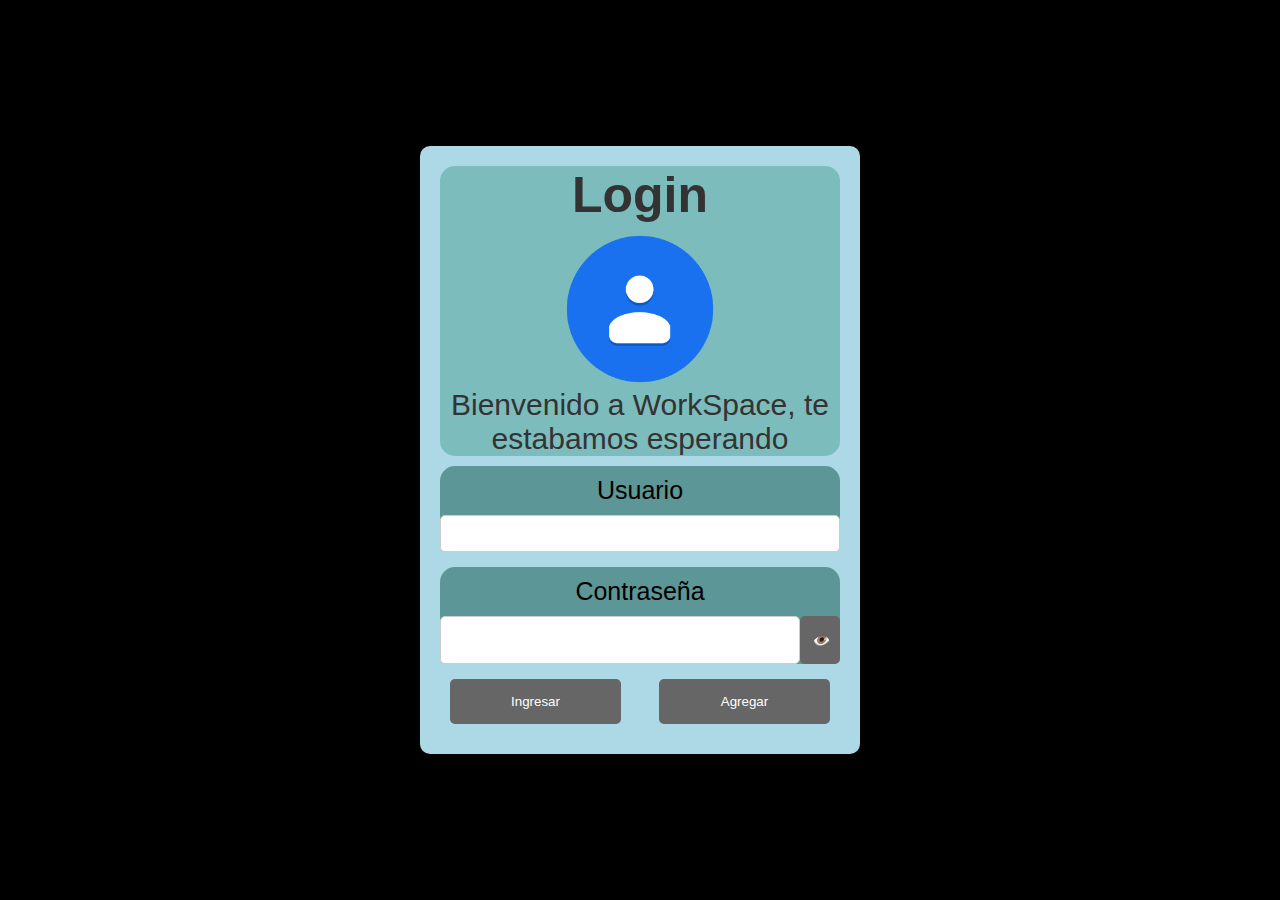
<file: index.html>
<!DOCTYPE html>
<html lang="en">

<head>
    <meta charset="UTF-8">
    <meta name="viewport" content="width=device-width, initial-scale=1.0">
    <title>Index</title>
    <link rel="stylesheet" href="./src/css/styles.css">
</head>

<body>

    <div class="container">
        <div class="card">
            <div class="card-body">
                <form class="form">
                    <div class="head">
                        <h3>Login</h3>
                        <img src="./src/img/login.webp" alt="150vh" width="150vh" /><br>
                        <label>Bienvenido a WorkSpace, te estabamos esperando</label>
                    </div>
                    <div class="campus">
                        <label>Usuario</label>
                        <input type="text" name="txtUser" id="txtUser" class="form-control">
                    </div>
                    <div class="campus">
                        <label>Contraseña</label>
                        <div class="input-group">
                            <div class="form-pass">
                                <input type="password" name="txtPass" id="txtPass" class="form-control">
                                <button type="button" id="togglePass" class="btn btn-outline-secondary">
                                    <i id="eyeIcon" class="far fa-eye">👁️</i>
                                </button>
                            </div>
                        </div>
                    </div>
                    <div class="form-btn">
                        <input type="button" id="btnIngrsar" value="Ingresar" class="btn btn-dark btn-block" onclick="start()">
                        <input type="button" id="btnAgregar" value="Agregar" class="btn btn-dark btn-block">
                    </div>
                </form>
            </div>
        </div>
    </div>
    <script>
        const togglePass = document.getElementById('togglePass');
        const txtPass = document.getElementById('txtPass');
        const eyeIcon = document.getElementById('eyeIcon');

        togglePass.addEventListener('click', function () {
            if (txtPass.type === 'password') {
                txtPass.type = 'text';
                eyeIcon.classList.remove('far', 'fa-eye');
                eyeIcon.classList.add('far', 'fa-eye-slash');
            } else {
                txtPass.type = 'password';
                eyeIcon.classList.remove('far', 'fa-eye-slash');
                eyeIcon.classList.add('far', 'fa-eye');
            }
        });
    </script>
    <script src="./src/js/main.js"></script>
</body>

</html>
</file>
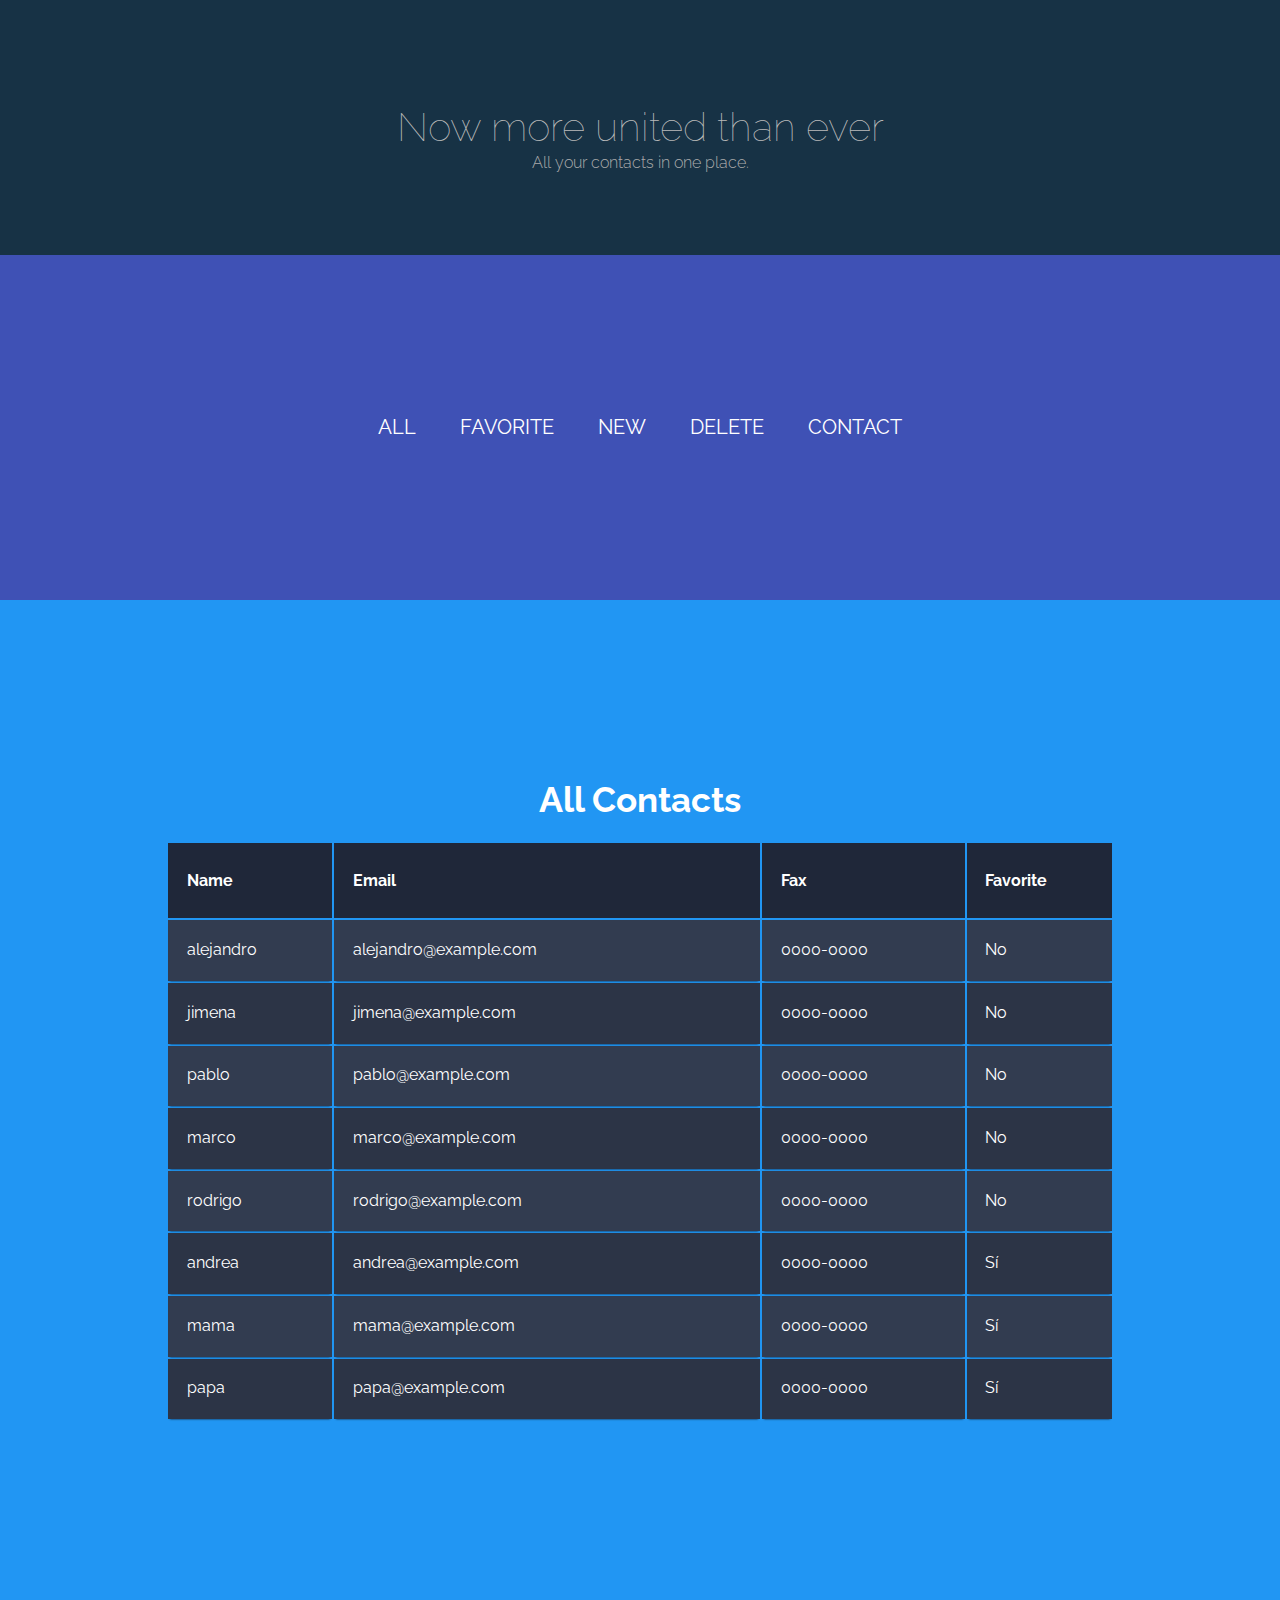
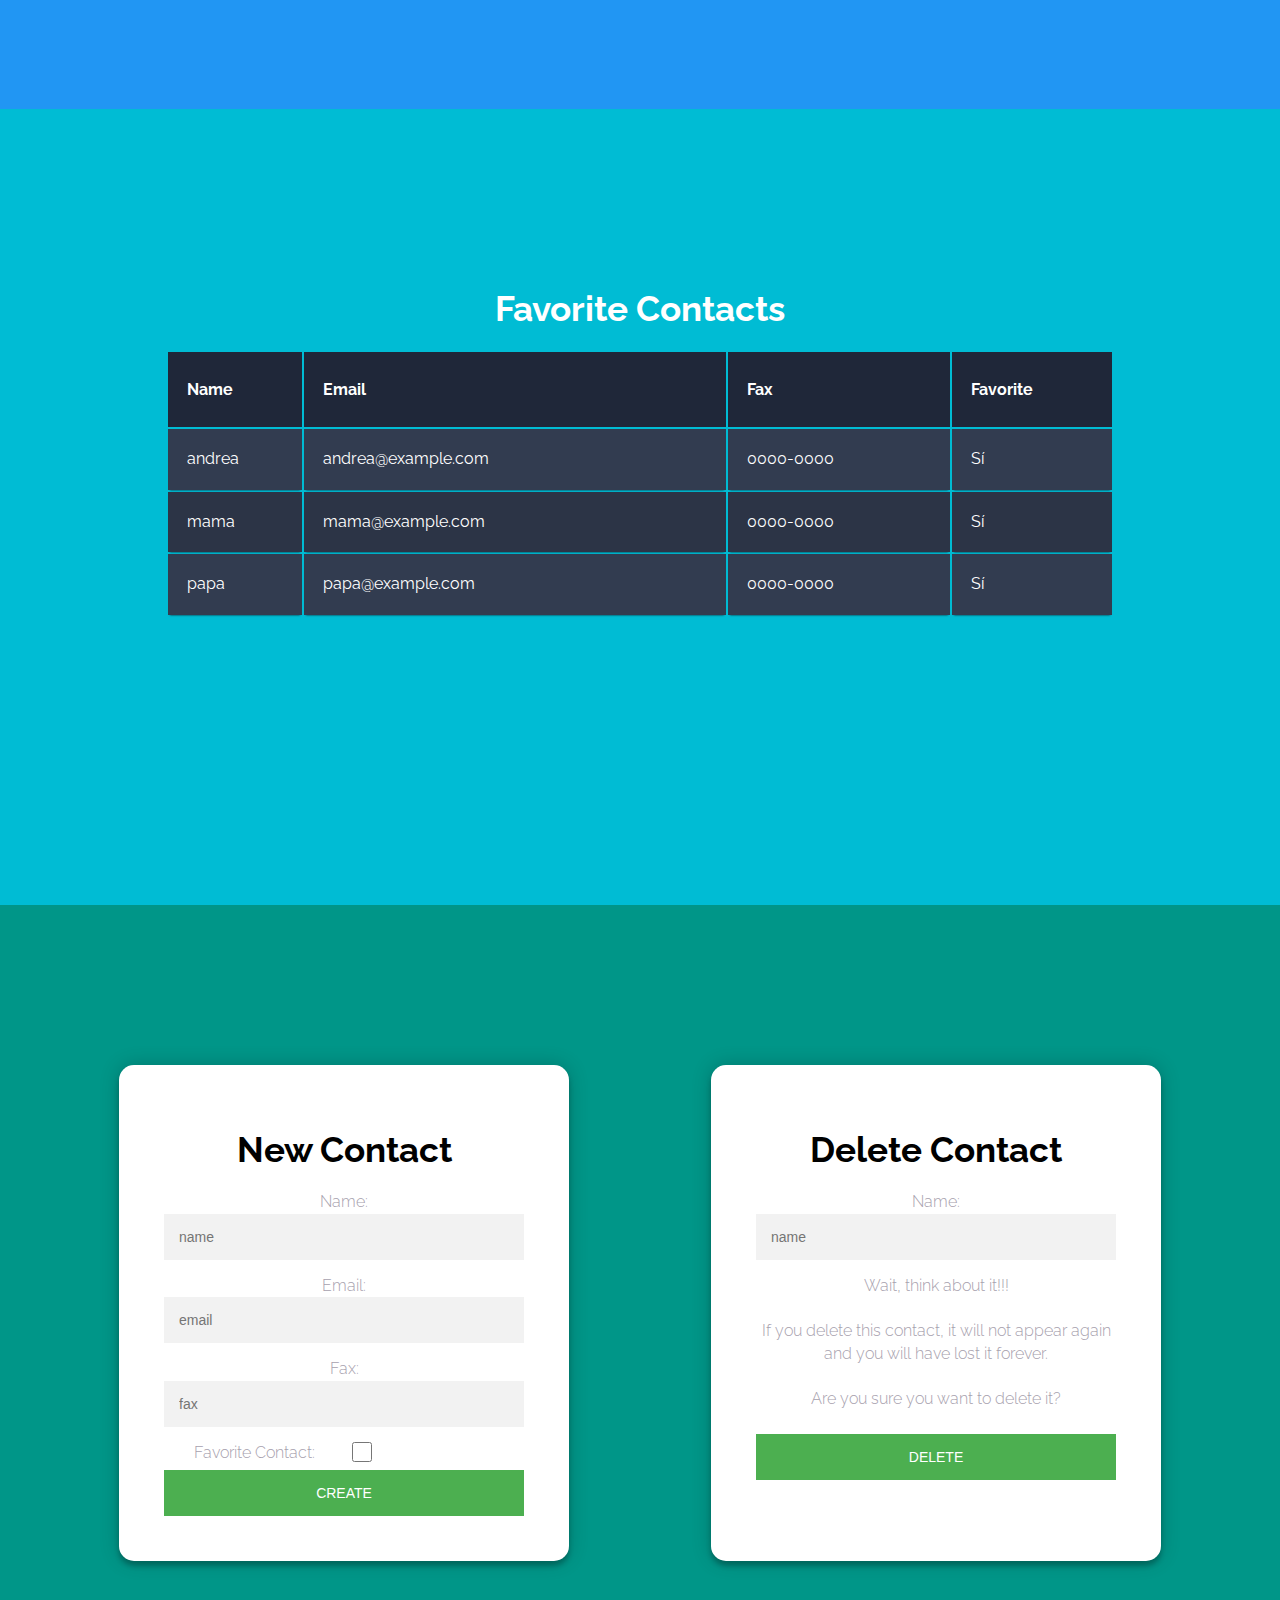
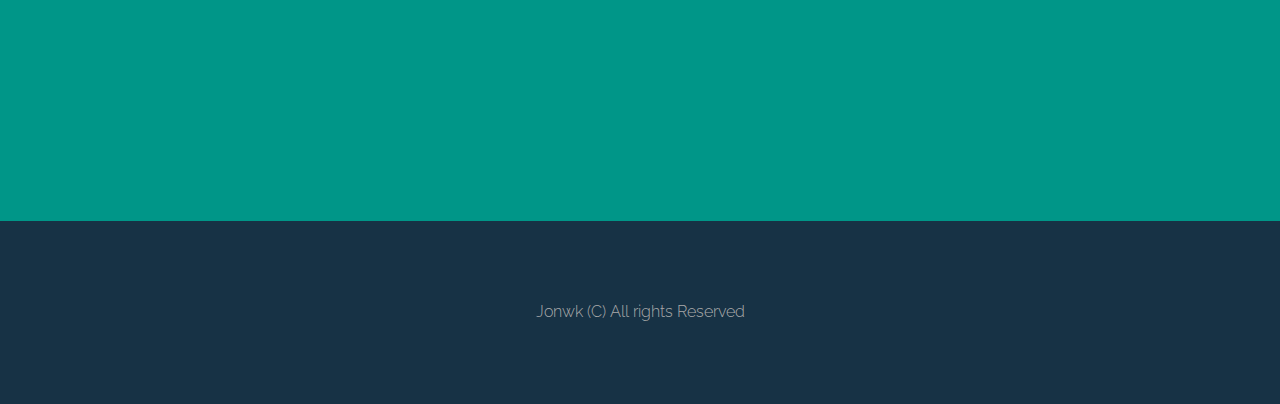
<file: src/html/contactos.html>
<!DOCTYPE html>
<html lang="en">
<head>
    <meta charset="UTF-8">
    <meta name="viewport" content="width=device-width, initial-scale=1.0">
    <link rel="stylesheet" href="./../css/contactos.css">
    
    <title>Contact Page</title>
</head>
<body>
    <header>
    <h1>Now more united than ever</h1>
    <span>All your contacts in one place.</span>
    </header>

    <div class="container indigo topBotomBordersIn">
    <a href="#All">ALL</a>
    <a href="#Favorite">FAVORITE</a>
    <a href="#New-Delete">NEW</a>
    <a href="#New-Delete">DELETE</a>
    <a href="#Contact">CONTACT</a>
    </div>

    <section id="All">
    <div class="container blue all">
        <h2>All Contacts</h2>
        <table class="table-container">
            <thead>
                <tr>
                  <th><h1>Name</h1></th>
                  <th><h1>Email</h1></th>
                  <th><h1>Fax</h1></th>
                  <th><h1>Favorite</h1></th>
                </tr>
            </thead>
            <tbody>
            </tbody>
        </table>        
    </div>
    </section>

    <section id="Favorite">
    <div class="container cyan favorite">
        <h2>Favorite Contacts</h2>
        <table class="table-container favorite">
            <thead>
                <tr>
                  <th><h1>Name</h1></th>
                  <th><h1>Email</h1></th>
                  <th><h1>Fax</h1></th>
                  <th><h1>Favorite</h1></th>
                </tr>
            </thead>
            <tbody>
            </tbody>
        </table>    
    </div>
    </section>

    <section id="New-Delete">
        <div class="container teal">
            <div class="form">
                <h2>New Contact</h2>
                <form class="login-form">
                    <label for="name">Name:</label>
                    <input type="text" id="name" name="name" placeholder="name" required>
                    <label for="email">Email:</label>
                    <input type="email" id="email" name="email" placeholder="email" required>
                    <label for="message">Fax:</label>
                    <input type="number" id="fax" name="fax" placeholder="fax" required>
                    <div class="check">
                        <label for="favoriteContact">Favorite Contact:</label>
                        <input type="checkbox" id="favoriteContact" name="favoriteContact">
                    </div>
                    <button type="submit" onclick="crearContacto()">Create</button>
                </form>
            </div>

            <div class="form">
                <h2>Delete Contact</h2>
                <form class="login-form">
                    <label for="name">Name:</label>
                    <input type="text" id="nameDelete" name="nameDelete" placeholder="name" required>
                    <label>
                        Wait, think about it!!!
                        <br>
                        <br>If you delete this contact, it will not appear again and you will have lost it forever.
                        <br>
                        <br>Are you sure you want to delete it?
                        <br>
                        <br>
                    </label>
                    <button onclick="eliminarContacto()">Delete</button>
                </form>
            </div>
        </div>
    </section>

    <footer>
    <section id="Contact">
        <span>Jonwk (C) All rights Reserved</span>
    </section>
    </footer>
    <script src="./../js/contactos.js"></script>
</body>
</html>
</file>
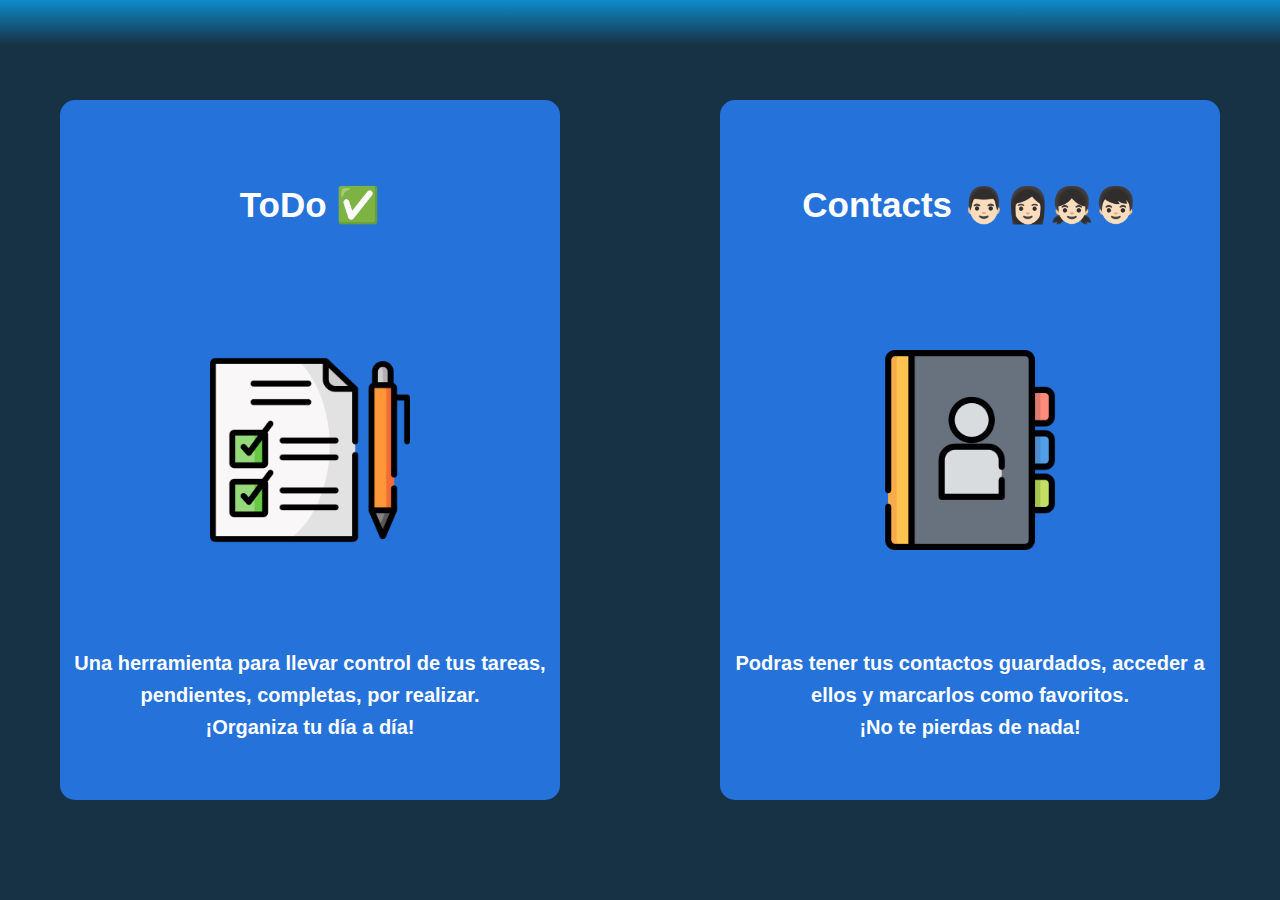
<file: src/html/menu.html>
<!DOCTYPE html>
<html lang="en">
<head>
    <meta charset="UTF-8">
    <meta name="viewport" content="width=device-width, initial-scale=1.0">
    <link rel="stylesheet" href="./../css/menu.css">
    <title>Document</title>
</head>
<body>
    
    <div class="otros">
        <section id="secToDo" onclick="goToDo()">
            <div class="cont-otros">
                <div class="card-otros">
                    <h1>ToDo ✅</h1>
                    <img src="./../img/toDo.png" alt="" width="200vh" height="200vh">
                    
                    <h3>Una herramienta para llevar control de tus tareas, pendientes, completas, por realizar.
                        <br>¡Organiza tu día a día!</h3>
                    </h3>
                </div>
            </div>
        </section>

        <section id="secContacts" onclick="goContacts()">
            <div class="cont-otros">
                <div class="card-otros">
                    <h1>Contacts 👨🏻‍👩🏻‍👧🏻‍👦🏻</h1>
                    <img src="./../img/contacts.png" alt="" width="200vh" height="200vh">
                    
                    <h3>Podras tener tus contactos guardados, acceder a ellos y marcarlos como favoritos.
                        <br>¡No te pierdas de nada!</h3>
                    </h3>
                </div>
            </div>
        </section>
    </div>

    <script>
        function goContacts() {
            alert("Por motivos de POLITICA DE MISMO ORIGEN. No se puede acceder a la pagina de Contacts desde el menu, por favor acceda a la pagina de contactos desde navbar.");
        }

        function goToDo() {
            alert("Por motivos de POLITICA DE MISMO ORIGEN. No se puede acceder a la pagina de ToDo desde el menu, por favor acceda a la pagina de ToDo desde navbar.");
        }
    </script>
</body>
</html>
</file>
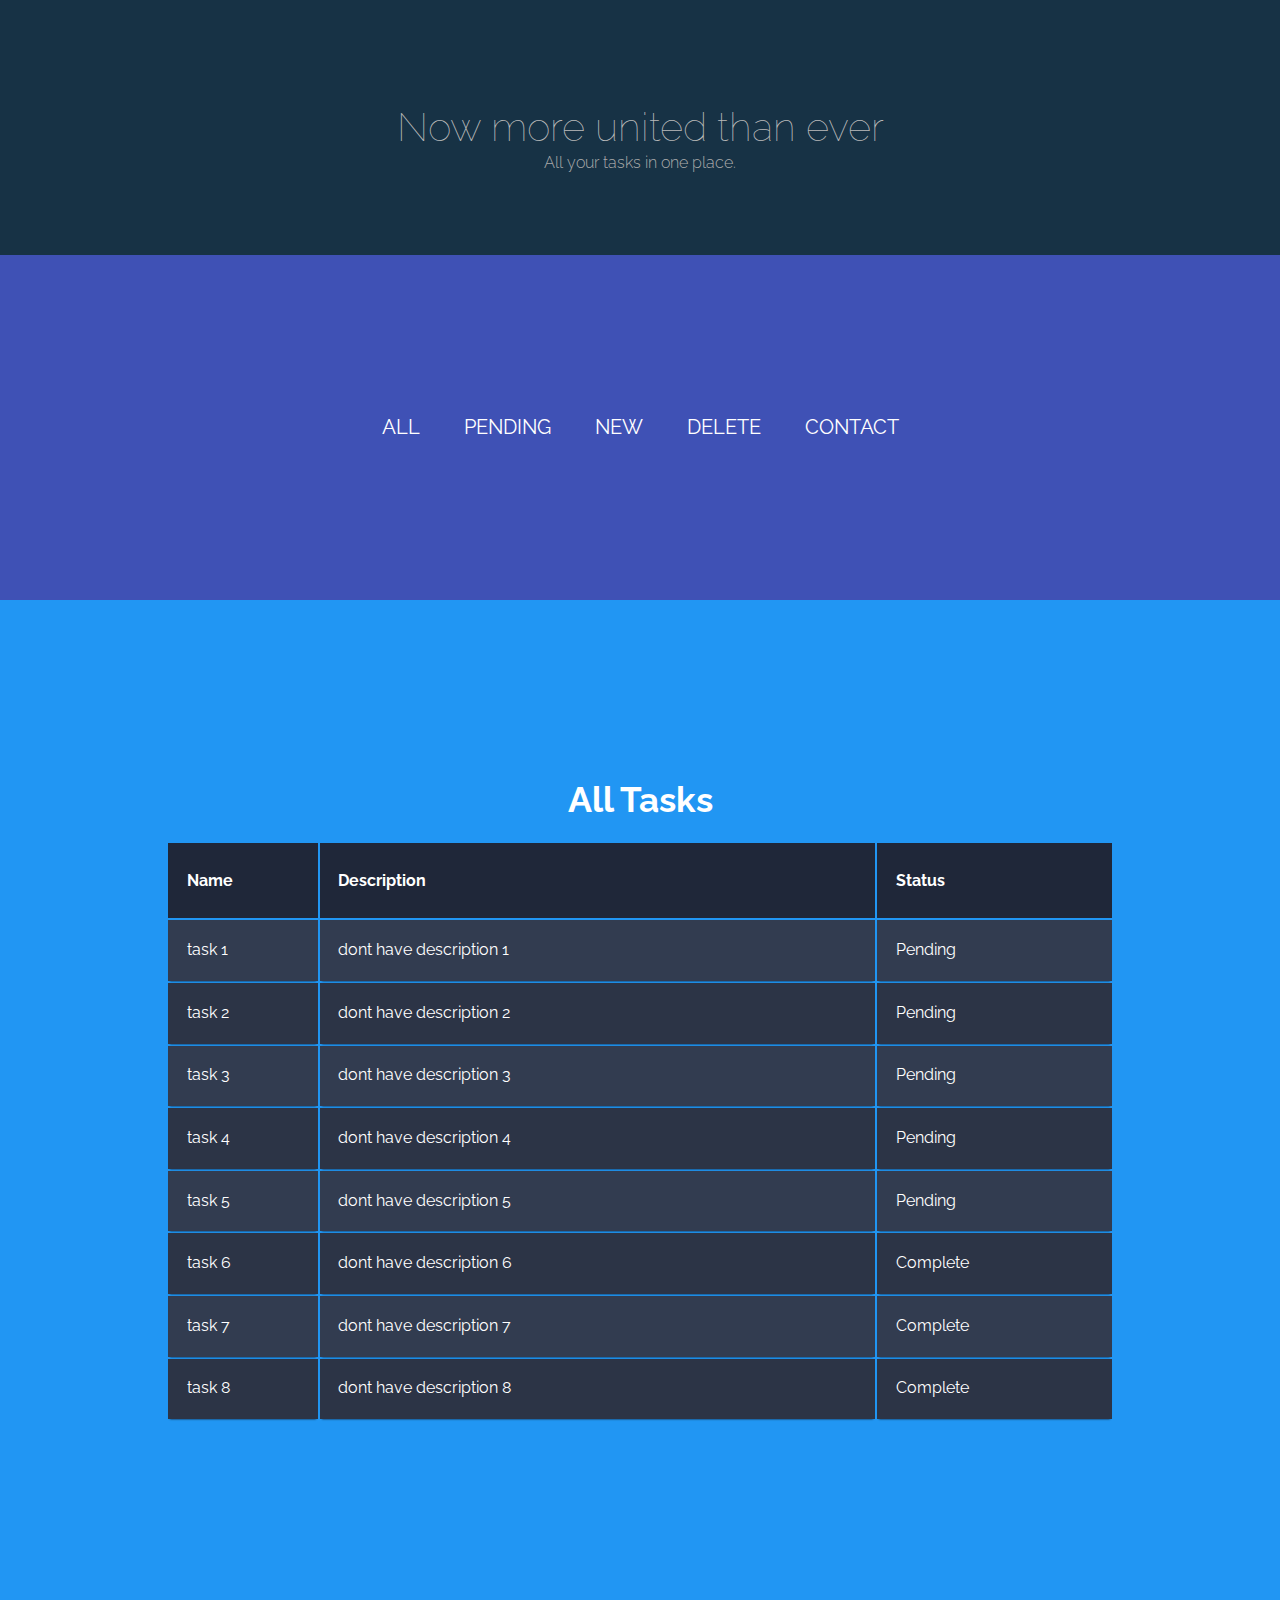
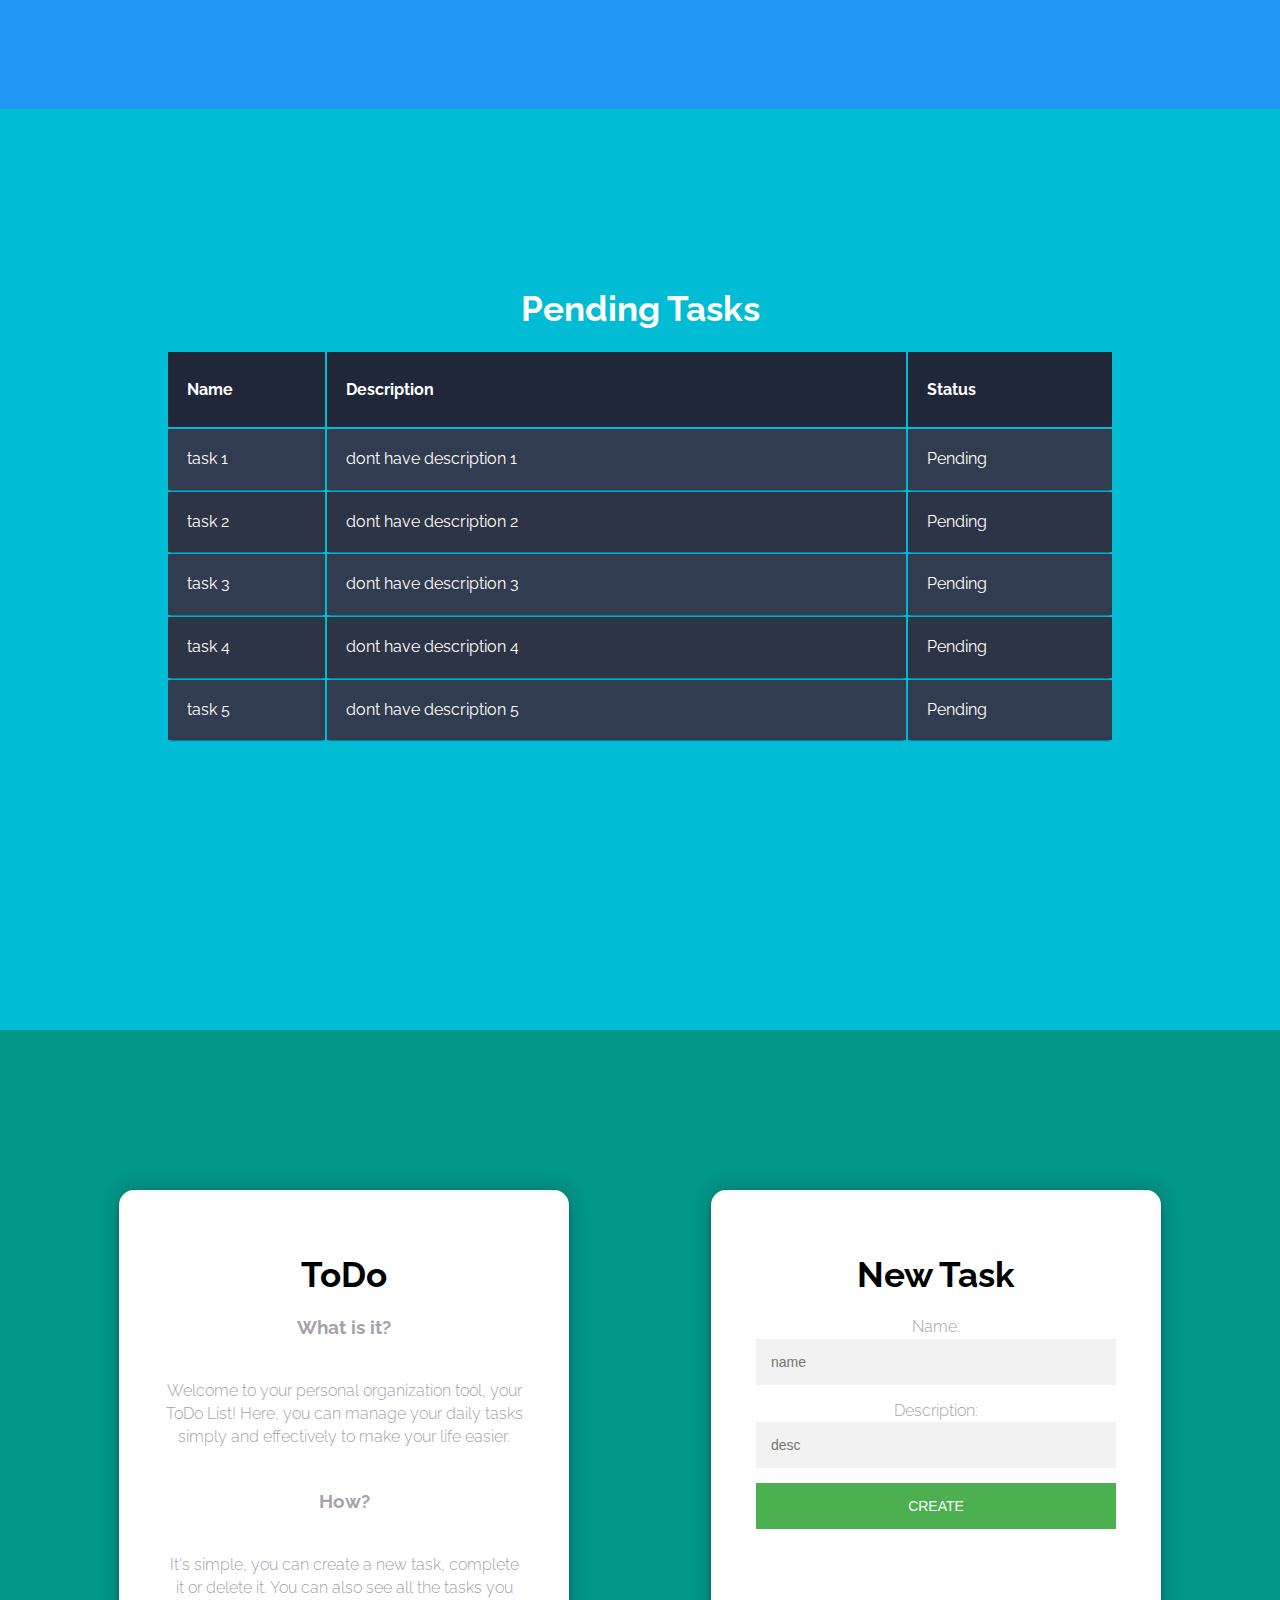
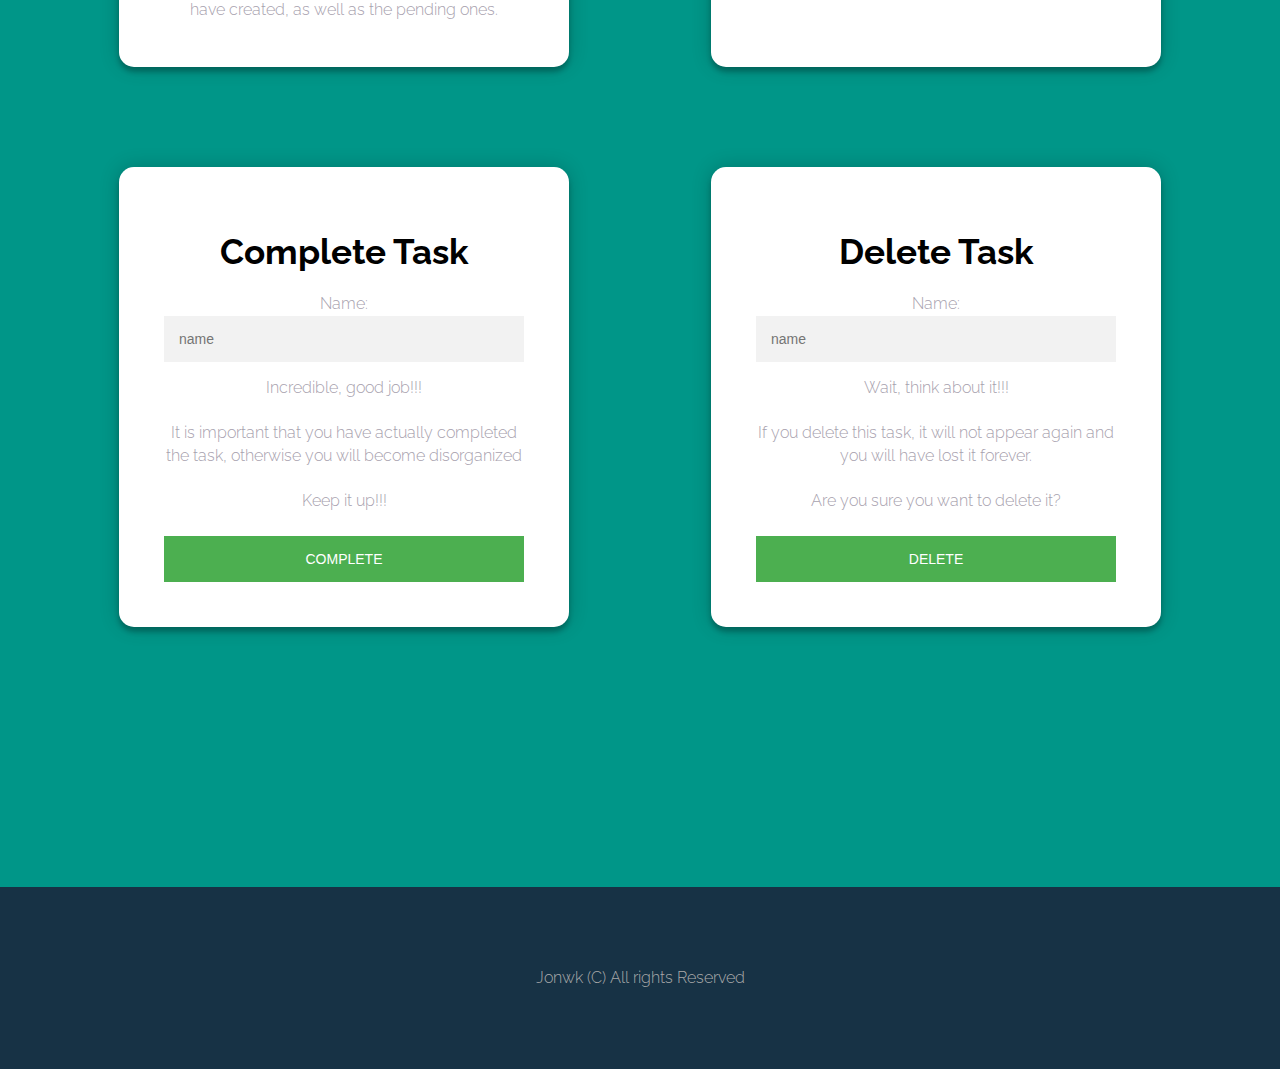
<file: src/html/toDo.html>
<!DOCTYPE html>
<html lang="en">
<head>
    <meta charset="UTF-8">
    <meta name="viewport" content="width=device-width, initial-scale=1.0">
    <title>Document</title>
    <link rel="stylesheet" href="./../css/toDo.css">
</head>
<body>

    <header>
        <h1>Now more united than ever</h1>
        <span>All your tasks in one place.</span>
    </header>

    <div class="container indigo topBotomBordersIn">
    <a href="#All">ALL</a>
    <a href="#Pending">PENDING</a>
    <a href="#New-Delete">NEW</a>
    <a href="#New-Delete">DELETE</a>
    <a href="#Contact">CONTACT</a>
    </div>

    <section id="All">
    <div class="container blue all">
        <h2>All Tasks</h2>
        <table class="table-container">
            <thead>
                <tr>
                    <th><h1>Name</h1></th>
                    <th><h1>Description</h1></th>
                    <th><h1>Status</h1></th>
                    <!-- <th><h1>Ref</h1></th> -->
                </tr>
            </thead>
            <tbody>
            </tbody>
        </table>        
    </div>
    </section>

    <section id="Pending">
    <div class="container cyan favorite">
        <h2>Pending Tasks</h2>
        <table class="table-container favorite">
            <thead>
                <tr>
                    <th><h1>Name</h1></th>
                    <th><h1>Description</h1></th>
                    <th><h1>Status</h1></th>
                </tr>
            </thead>
            <tbody>
            </tbody>
        </table>    
    </div>
    </section>

    <section id="New-Delete">
        <div class="container teal">
            
            <div class="form">
                <h2>ToDo</h2>
                <form class="login-form">
                    <h3>What is it?</h3>
                    <br>
                    <label>Welcome to your personal organization tool, your ToDo List! 
                        Here, you can manage your daily tasks simply and effectively to make your life easier.</label>

                    <br>
                    <br>
                    <h3>How?</h3>
                    <br>
                    <label>It's simple, you can create a new task, complete it or delete it. 
                        You can also see all the tasks you have created, as well as the pending ones.</label>
                </form>
            </div>

            <div class="form">
                <h2>New Task</h2>
                <form class="login-form">
                    <label for="name">Name:</label>
                    <input type="text" id="name" name="name" placeholder="name" required>
                    <label for="desc">Description:</label>
                    <input type="desc" id="desc" name="desc" placeholder="desc" required>
                    <button type="submit" onclick="crearTask()">Create</button>
                </form>
            </div>

            <div class="form">
                <h2>Complete Task</h2>
                <form class="login-form">
                    <label for="name">Name:</label>
                    <input type="text" id="nameComplete" name="nameComplete" placeholder="name" required>
                    <label>
                        Incredible, good job!!!
                        <br>
                        <br>It is important that you have actually completed the task, otherwise you will become disorganized
                        <br>
                        <br>Keep it up!!!
                        <br>
                        <br>
                    </label>
                    <button onclick="completarTask()">Complete</button>
                </form>
            </div>

            <div class="form">
                <h2>Delete Task</h2>
                <form class="login-form">
                    <label for="name">Name:</label>
                    <input type="text" id="nameDelete" name="nameDelete" placeholder="name" required>
                    <label>
                        Wait, think about it!!!
                        <br>
                        <br>If you delete this task, it will not appear again and you will have lost it forever.
                        <br>
                        <br>Are you sure you want to delete it?
                        <br>
                        <br>
                    </label>
                    <button onclick="eliminarTask()">Delete</button>
                </form>
            </div>
        </div>
    </section>

    <footer>
    <section id="Contact">
        <span>Jonwk (C) All rights Reserved</span>
    </section>
    </footer>

    <script src="./../js/toDo.js"></script>
</body>
</html>
</file>
<file: src/css/styles.css>
body {
  background-color: black; /* Fondo negro */
  font-family: "Roboto", sans-serif;
  margin: 0;
}

.container {
  display: flex;
  align-items: center;
  justify-content: center;
  height: 100vh;
}

.card {
  background-color: lightblue; /* Color celeste */
  border-radius: 10px;
  width: 100%;
  max-width: 400px; /* Ajustar según tus necesidades */
  padding: 20px;
}

.form {
  text-align: center;
  color: #333; /* Color de texto oscuro */
}

.campus {
  margin-bottom: 15px;
  background-color: rgb(93, 150, 150);
  border-radius: 15px;
}

.campus label {
  display: block;
  color: #000000; /* Verde */
  font-size: 25px;
  padding: 10px;
  margin-top: 10px;
}

.form-control {
  width: 100%;
  padding: 10px;
  box-sizing: border-box;
  border: 1px solid #ccc; /* Gris claro */
  border-radius: 5px;
}

.btn {
  background-color: #666; /* Gris oscuro */
  color: #fff;
  padding: 15px;
  border: none;
  border-radius: 5px;
  cursor: pointer;
  width: 100%;
}

.btn:hover {
  background-color: #555; /* Gris más oscuro al pasar el mouse */
}

/* Estilo para el ícono del ojo */
#eyeIcon {
  color: #666;
}

/* Estilos específicos para tamaños de pantalla más pequeños */
@media (max-width: 768px) {
  .card {
      max-width: 100%; /* Hacer que la tarjeta ocupe todo el ancho en pantallas pequeñas */
  }
}

.head{
  background-color: rgb(125, 188, 188);
  border-radius: 15px;
}

.head h3 {
  font-family: 'Franklin Gothic Medium', 'Arial Narrow', Arial, sans-serif;
  font-size: 50px;
  margin-top: 0;
  margin-bottom: 10px;
}

.head label {
  font-family: 'Franklin Gothic Medium', 'Arial Narrow', Arial, sans-serif;
  font-size: 30px;
  margin-top: 10px;
  margin-bottom: 20px;
}

/* ... tus estilos anteriores ... */

.password-input {
  position: relative;
}

.password-input .input-group {
  position: relative;
}

.password-input #togglePass {
  position: absolute;
  right: 10px;
  top: 50%;
  transform: translateY(-50%);
  cursor: pointer;
}

.form-pass{
  display: grid;
  grid-template-columns: 90% 10%;
}

.form-pass button {
  text-align: center; 
  display: flex;  
  align-items: center;  
  justify-content: center; 
  font-size: 15px;
}

.form-btn{
  display: grid;
  grid-template-columns: 45% 10% 45%;
  margin: 10px;
}

.form-btn input {
  width: 100%;
}

.form-btn #btnIngrsar {
  grid-column: 1; 
}

.form-btn #btnAgregar {
  grid-column: 3; 
}
</file>
<file: src/css/contactos.css>
@import 'https://fonts.googleapis.com/css?family=Raleway';

html, body
{
    margin: 0px;
}

header, footer
{
    font-family: Raleway;
    margin: 0 auto;
	padding: 5em 3em;
	text-align: center;
    background: #173245;
}

header h1
{
    color: #bbbbbb;
    font-size: 40px;
    font-weight: lighter;
    margin-bottom: 5px;
}

header span
{
    color: #aaaaaa;
}

footer span
{
  color: #AAA;
}

div.container
{
    font-family: Raleway;
    margin: 0 auto;
	padding: 10em 3em;
	text-align: center;
}

div.container a
{
    color: #FFF;
    text-decoration: none;
    font: 20px Raleway;
    margin: 0px 10px;
    padding: 10px 10px;
    position: relative;
    z-index: 0;
    cursor: pointer;
}

div.container.teal{
    display: grid;
    grid-template-columns: 50% 50%;
}

div.container.all h2
{
    color: #FFF;
    font-size: 35px;
}

div.container.favorite h2
{
    color: #FFF;
    font-size: 35px;
}

div.form h2
{
    color: #000000;
    font-size: 35px;
}

.purple
{
    background: #673ab7;
}

.indigo
{
    background: #3f51b5;
}

.blue
{
    background: #2196f3;
}

.cyan
{
    background: #00bcd4;
}

.teal
{
    background: #009688;
}

.green
{
    background: #4caf50;
}

.lightGreen
{
    background: #8bc34a;
}

.lime
{
    background: #c0ca33;
}

.yellow
{
    background: #fdd835;
}

.amber
{
    background: #ffc107;
}

.orange
{
    background: #ff9800
}

.deepOrange
{
    background: #ff5722;
}

.brown
{
    background: #795548;
}

.gray
{
    background: #9e9e9e;
}


/* Top and Bottom borders come in */
div.topBotomBordersIn a:before, div.topBotomBordersIn a:after
{
    position: absolute;
    left: 0px;
    width: 100%;
    height: 2px;
    background: #FFF;
    content: "";
    opacity: 0;
    transition: all 0.3s;
}

div.topBotomBordersIn a:before
{
    top: 0px;
    transform: translateY(-10px);
}

div.topBotomBordersIn a:after
{
    bottom: 0px;
    transform: translateY(10px);
}

div.topBotomBordersIn a:hover:before, div.topBotomBordersIn a:hover:after
{
    opacity: 1;
    transform: translateY(0px);
}


.form {
    border-radius: 15px;
    position: relative;
    z-index: 1;
    background: #FFFFFF;
    max-width: 360px;
    margin: 0 auto 100px;
    padding: 45px;
    text-align: center;
    box-shadow: 0 0 20px 0 rgba(0, 0, 0, 0.2), 0 5px 5px 0 rgba(0, 0, 0, 0.24);
}

.form input {
    font-family: "Roboto", sans-serif;
    outline: 0;
    background: #f2f2f2;
    width: 100%;
    border: 0;
    margin: 0 0 15px;
    padding: 15px;
    box-sizing: border-box;
    font-size: 14px;
}

.form button {
    font-family: "Roboto", sans-serif;
    text-transform: uppercase;
    outline: 0;
    background: #4CAF50;
    width: 100%;
    border: 0;
    padding: 15px;
    color: #FFFFFF;
    font-size: 14px;
    -webkit-transition: all 0.3 ease;
    transition: all 0.3 ease;
    cursor: pointer;
}

.form button:hover,.form button:active,.form button:focus {
    background: #43A047;
}

.form .message {
    margin: 15px 0 0;
    color: #b3b3b3;
    font-size: 12px;
}

.check {
    display: grid;
    grid-template-columns: 50% 10%; 
}

.check input{
    width: 100%;
    height: 70%;
    cursor: pointer;
}



body {
    font-family: 'Open Sans', sans-serif;
    font-weight: 300;
    line-height: 1.42em;
    color:#A7A1AE;
    background-color:#1F2739;
  }
  
  h1 {
    font-size:3em; 
    font-weight: 300;
    line-height:1em;
    text-align: center;
    color: #4DC3FA;
  }
  
  
  .blue { color: #185875; }
  .yellow { color: #FFF842; }
  
  .table-container th h1 {
        font-weight: bold;
        font-size: 1em;
    text-align: left;
    color: #ffffff;
  }
  
  .table-container td {
        font-weight: normal;
        font-size: 1em;
        -webkit-box-shadow: 0 2px 2px -2px #0E1119;
        -moz-box-shadow: 0 2px 2px -2px #0E1119;
        box-shadow: 0 2px 2px -2px #0E1119;
        color: #ffffff;
  }
  
  .table-container {
        text-align: left;
        overflow: hidden;
        width: 80%;
        margin: 0 auto;
    display: table;
    padding: 0 0 8em 0;
  }
  
  .table-container td, .table-container th {
        padding-bottom: 2%;
        padding-top: 2%;
    padding-left:2%;  
  }
  
  /* Background-color of the odd rows */
  .table-container tr:nth-child(odd) {
        background-color: #323C50;
  }
  
  /* Background-color of the even rows */
  .table-container tr:nth-child(even) {
        background-color: #2C3446;
  }
  
  .table-container th {
        background-color: #1F2739;
  }
  
  .table-container td:first-child { color: hsl(0, 0%, 100%); }
  
  .table-container tr:hover {
     background-color: #464A52;
  -webkit-box-shadow: 0 6px 6px -6px #0E1119;
         -moz-box-shadow: 0 6px 6px -6px #0E1119;
              box-shadow: 0 6px 6px -6px #0E1119;
  }
  
  .table-container td:hover {
    background-color: #0b9592;
    color: #ffffff;
    font-weight: bold;
    
    box-shadow: #74c9f0 -1px 1px, #74c9f0 -2px 2px, #74c9f0 -3px 3px, #74c9f0 -4px 4px, #74c9f0 -5px 5px, #74c9f0 -6px 6px;
    transform: translate3d(6px, -6px, 0);
    
    transition-delay: 0s;
        transition-duration: 0.4s;
        transition-property: all;
    transition-timing-function: line;
  }
  
  @media (max-width: 800px) {
  .table-container td:nth-child(4),
  .table-container th:nth-child(4) { display: none; }
  }
</file>
<file: src/css/menu.css>
body {
    background-color: #191818;
    font-size: 22px;
    line-height: 32px;
    color: #ffffff;
    word-wrap: break-word !important;
    font-family: 'Open Sans', sans-serif;
    margin: 0;
  }
  
 
 /*Otros*/

 .otros {
    display: grid;
    background: rgb(23,50,69);
    background: linear-gradient(0deg, rgba(23,50,69,1) 95%, rgba(13,140,201,1) 100%);
    grid-template-columns: 50% 50%;
    justify-content: center;
    align-items: center;
    gap: 20px;

  }

  .cont-otros {
    display: flex;
    align-items: center;
    justify-content: center;
    width: 100%;
    height: 100vh;
  }

  .card-otros {
    cursor: pointer;
    background-color: #2572db;
    width: 500px;
    height: 700px;
    display: grid;
    grid-template-rows: 30% 40% 30%;
    align-items: center; /* Centra los elementos horizontalmente en las filas */
    justify-content: center; /* Centra los elementos verticalmente en las filas */
    position: relative;
    overflow: hidden;
    transition: transform 0.3s ease-in-out;
    margin: 10px;
    border-radius: 15px;
  }
  
  /* Estilo para los elementos dentro de cada fila del grid */
  .card-otros > * {
    text-align: center; 
    color: #fff; 
    align-items: center;
  }

  .card-otros img {
    max-width: 100%; 
    max-height: 100%; 
    display: block; 
    margin: 0 auto; /* Centra la imagen horizontalmente dentro de su contenedor */
  }

  .card-otros h1{
    font-family: 'Arial', sans-serif; 
    color: #ffffff; 
    font-size: 35px; 
  } 

  .card-otros h3{
    font-family: 'Arial', sans-serif; 
    color: #ffffff; 
    font-size: 20px; 
  }

  .card-otros:hover {
    transform: scale(1.1);
  }

  /* img*/
  .img {
    background-color: #3c464587;
    border-radius: 10px;
    box-shadow: 0 4px 8px rgba(0, 0, 0, 0.1);
    text-align: center;
    width: fit-content;/* Ajusta el tamaño al contenido */
    padding: 10px;
    margin: 10px;
  }

  .img img {
    max-width: 100%;/* Asegura que la imagen no sobrepase el ancho de la tarjeta */
    height: auto;
    border-radius: 8px;
  }

  .cont-img {
    display: flex;
    justify-content: center;
    align-items: center;
    grid-template-columns: 33% 33% 33%;
  }
</file>
<file: src/css/toDo.css>
@import 'https://fonts.googleapis.com/css?family=Raleway';

html, body
{
    margin: 0px;
}

header, footer
{
    font-family: Raleway;
    margin: 0 auto;
	padding: 5em 3em;
	text-align: center;
    background: #173245;
}

header h1
{
    color: #bbbbbb;
    font-size: 40px;
    font-weight: lighter;
    margin-bottom: 5px;
}

header span
{
    color: #aaaaaa;
}

footer span
{
  color: #AAA;
}

div.container
{
    font-family: Raleway;
    margin: 0 auto;
	padding: 10em 3em;
	text-align: center;
}

div.container a
{
    color: #FFF;
    text-decoration: none;
    font: 20px Raleway;
    margin: 0px 10px;
    padding: 10px 10px;
    position: relative;
    z-index: 0;
    cursor: pointer;
}

div.container.teal{
    display: grid;
    grid-template-columns: 50% 50%;
}

div.container.all h2
{
    color: #FFF;
    font-size: 35px;
}

div.container.favorite h2
{
    color: #FFF;
    font-size: 35px;
}

div.form h2
{
    color: #000000;
    font-size: 35px;
}

.purple
{
    background: #673ab7;
}

.indigo
{
    background: #3f51b5;
}

.blue
{
    background: #2196f3;
}

.cyan
{
    background: #00bcd4;
}

.teal
{
    background: #009688;
}

.green
{
    background: #4caf50;
}

.lightGreen
{
    background: #8bc34a;
}

.lime
{
    background: #c0ca33;
}

.yellow
{
    background: #fdd835;
}

.amber
{
    background: #ffc107;
}

.orange
{
    background: #ff9800
}

.deepOrange
{
    background: #ff5722;
}

.brown
{
    background: #795548;
}

.gray
{
    background: #9e9e9e;
}


/* Top and Bottom borders come in */
div.topBotomBordersIn a:before, div.topBotomBordersIn a:after
{
    position: absolute;
    left: 0px;
    width: 100%;
    height: 2px;
    background: #FFF;
    content: "";
    opacity: 0;
    transition: all 0.3s;
}

div.topBotomBordersIn a:before
{
    top: 0px;
    transform: translateY(-10px);
}

div.topBotomBordersIn a:after
{
    bottom: 0px;
    transform: translateY(10px);
}

div.topBotomBordersIn a:hover:before, div.topBotomBordersIn a:hover:after
{
    opacity: 1;
    transform: translateY(0px);
}


.form {
    border-radius: 15px;
    position: relative;
    z-index: 1;
    background: #FFFFFF;
    max-width: 360px;
    margin: 0 auto 100px;
    padding: 45px;
    text-align: center;
    box-shadow: 0 0 20px 0 rgba(0, 0, 0, 0.2), 0 5px 5px 0 rgba(0, 0, 0, 0.24);
}

.form input {
    font-family: "Roboto", sans-serif;
    outline: 0;
    background: #f2f2f2;
    width: 100%;
    border: 0;
    margin: 0 0 15px;
    padding: 15px;
    box-sizing: border-box;
    font-size: 14px;
}

.form button {
    font-family: "Roboto", sans-serif;
    text-transform: uppercase;
    outline: 0;
    background: #4CAF50;
    width: 100%;
    border: 0;
    padding: 15px;
    color: #FFFFFF;
    font-size: 14px;
    -webkit-transition: all 0.3 ease;
    transition: all 0.3 ease;
    cursor: pointer;
}

.form button:hover,.form button:active,.form button:focus {
    background: #43A047;
}

.form .message {
    margin: 15px 0 0;
    color: #b3b3b3;
    font-size: 12px;
}

.check {
    display: grid;
    grid-template-columns: 50% 10%; 
}

.check input{
    width: 100%;
    height: 70%;
    cursor: pointer;
}



body {
    font-family: 'Open Sans', sans-serif;
    font-weight: 300;
    line-height: 1.42em;
    color:#A7A1AE;
    background-color:#1F2739;
  }
  
  h1 {
    font-size:3em; 
    font-weight: 300;
    line-height:1em;
    text-align: center;
    color: #4DC3FA;
  }
  
  
  .blue { color: #185875; }
  .yellow { color: #FFF842; }
  
  .table-container th h1 {
        font-weight: bold;
        font-size: 1em;
    text-align: left;
    color: #ffffff;
  }
  
  .table-container td {
        font-weight: normal;
        font-size: 1em;
        -webkit-box-shadow: 0 2px 2px -2px #0E1119;
        -moz-box-shadow: 0 2px 2px -2px #0E1119;
        box-shadow: 0 2px 2px -2px #0E1119;
        color: #ffffff;
  }
  
  .table-container {
        text-align: left;
        overflow: hidden;
        width: 80%;
        margin: 0 auto;
    display: table;
    padding: 0 0 8em 0;
  }
  
  .table-container td, .table-container th {
        padding-bottom: 2%;
        padding-top: 2%;
    padding-left:2%;  
  }
  
  /* Background-color of the odd rows */
  .table-container tr:nth-child(odd) {
        background-color: #323C50;
  }
  
  /* Background-color of the even rows */
  .table-container tr:nth-child(even) {
        background-color: #2C3446;
  }
  
  .table-container th {
        background-color: #1F2739;
  }
  
  .table-container td:first-child { color: hsl(0, 0%, 100%); }
  
  .table-container tr:hover {
     background-color: #464A52;
  -webkit-box-shadow: 0 6px 6px -6px #0E1119;
         -moz-box-shadow: 0 6px 6px -6px #0E1119;
              box-shadow: 0 6px 6px -6px #0E1119;
  }
  
  .table-container td:hover {
    background-color: #0b9592;
    color: #ffffff;
    font-weight: bold;
    
    box-shadow: #74c9f0 -1px 1px, #74c9f0 -2px 2px, #74c9f0 -3px 3px, #74c9f0 -4px 4px, #74c9f0 -5px 5px, #74c9f0 -6px 6px;
    transform: translate3d(6px, -6px, 0);
    
    transition-delay: 0s;
        transition-duration: 0.4s;
        transition-property: all;
    transition-timing-function: line;
  }
  
  @media (max-width: 800px) {
  .table-container td:nth-child(4),
  .table-container th:nth-child(4) { display: none; }
  }
</file>
